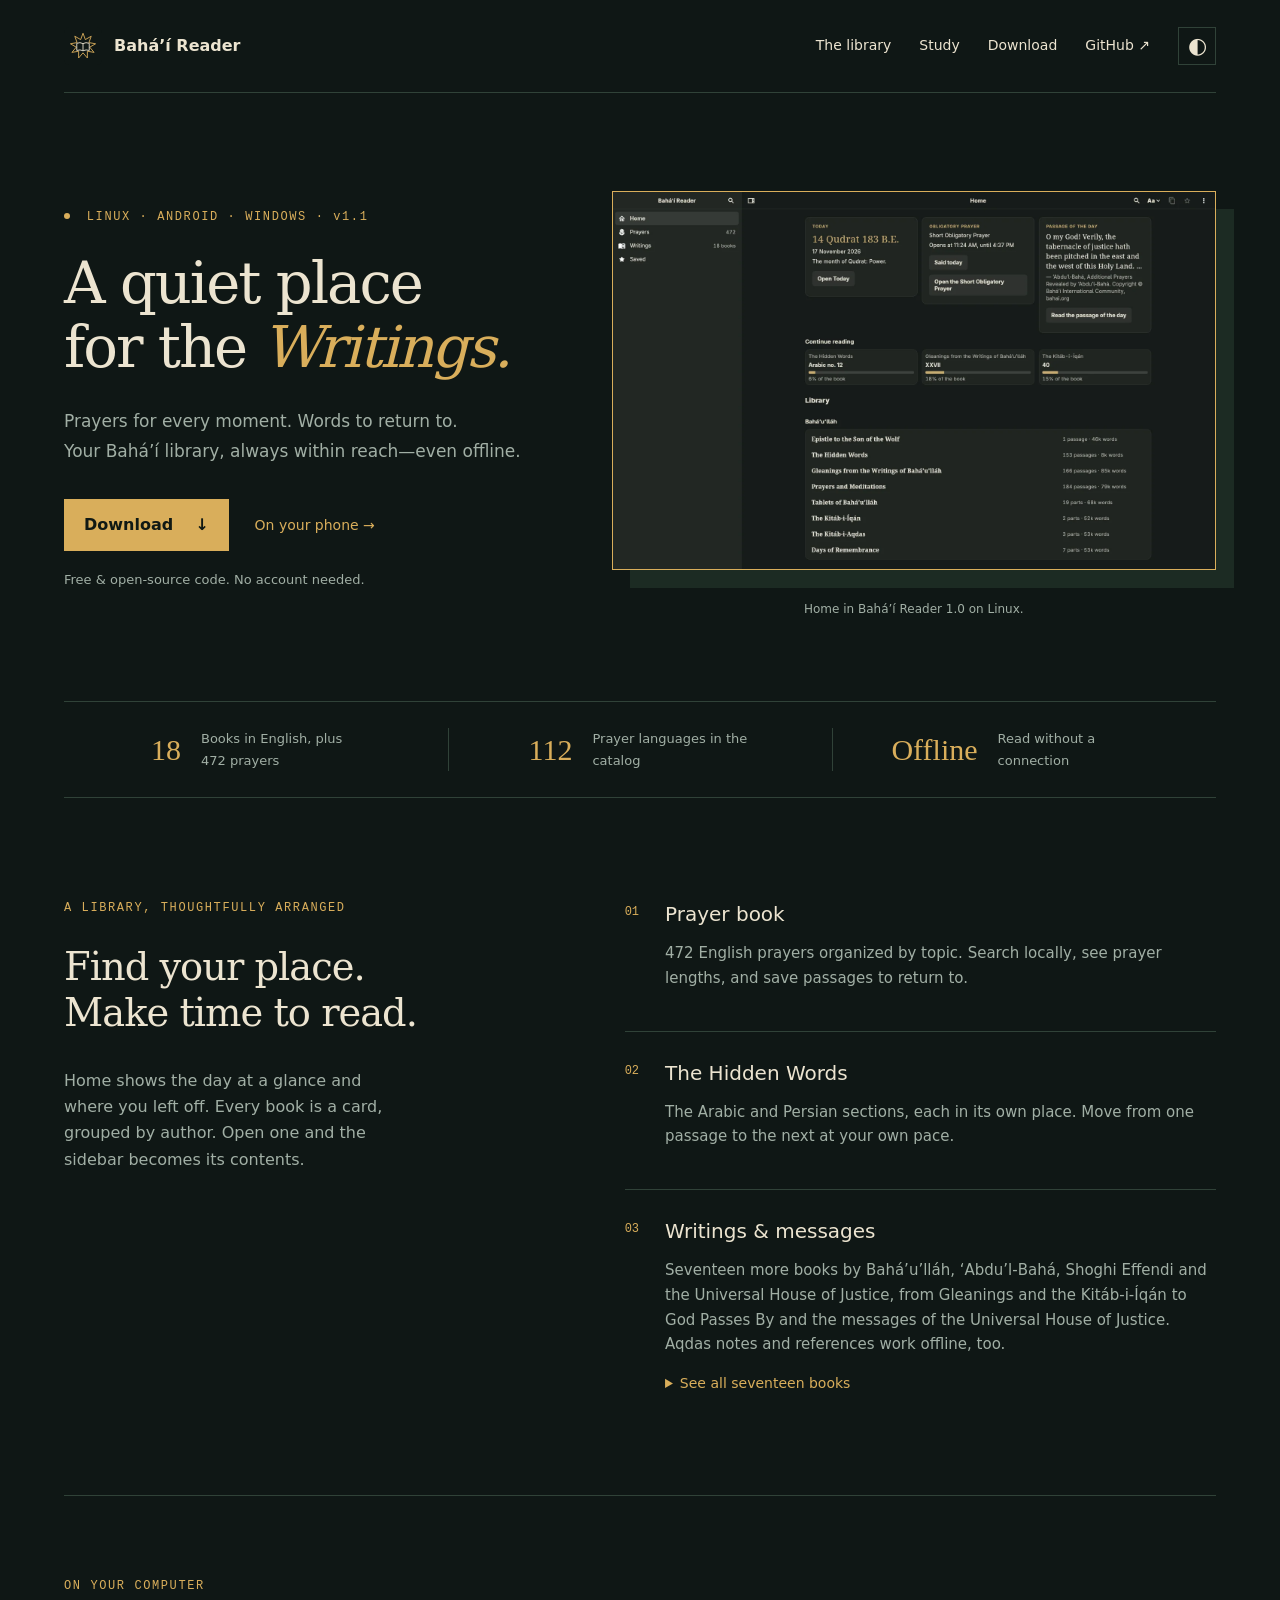
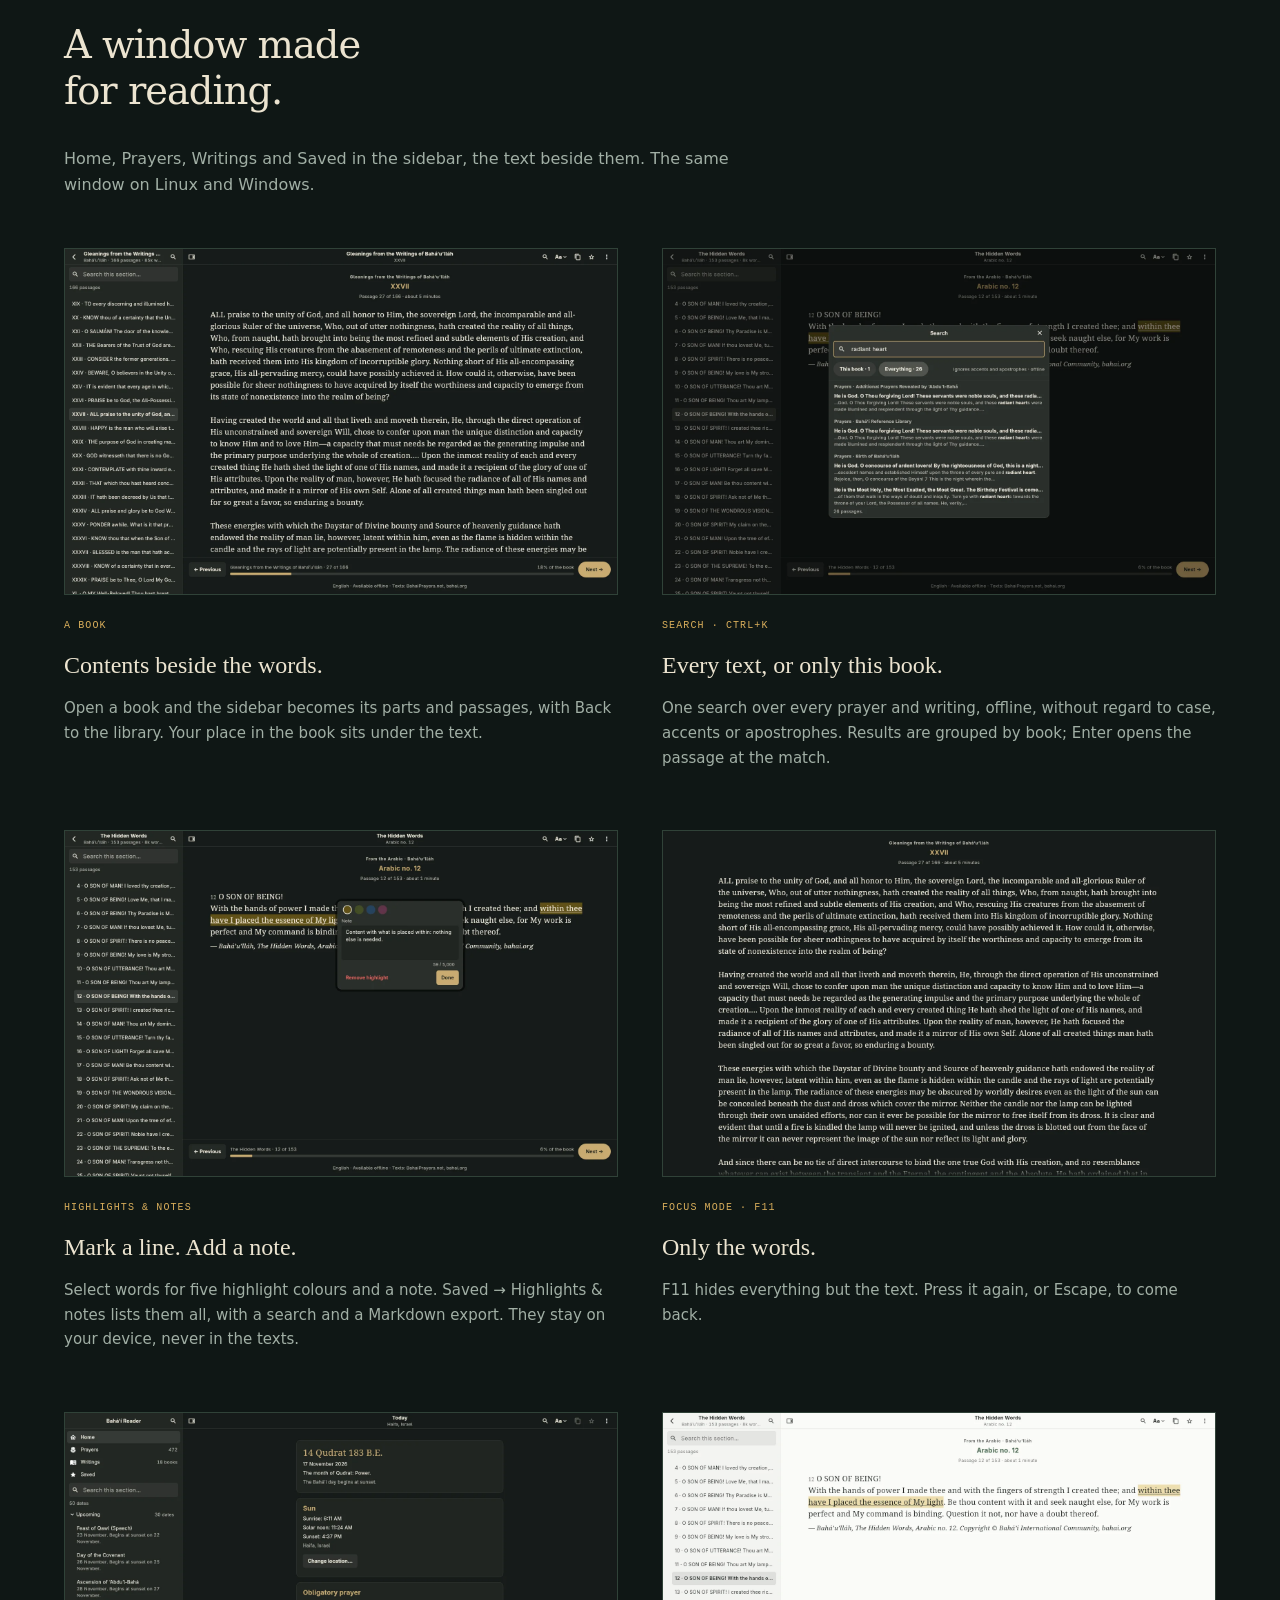
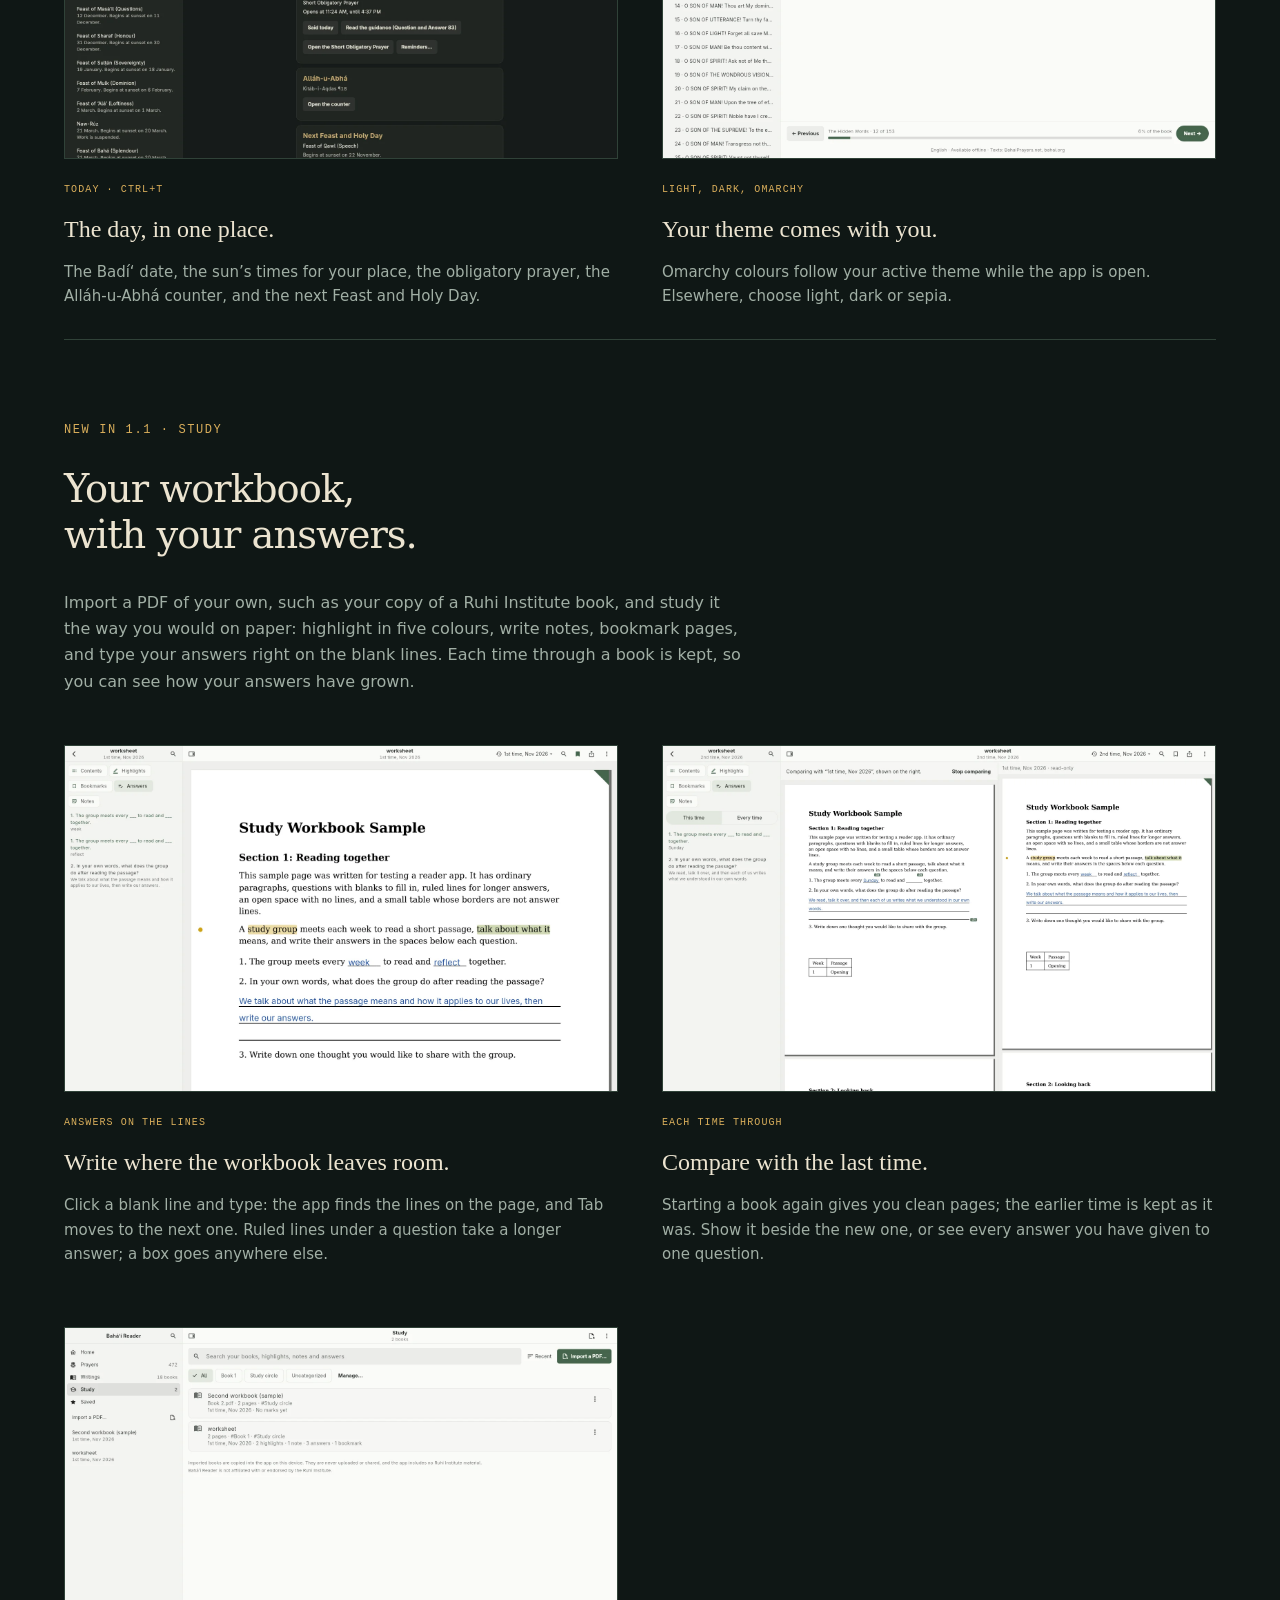
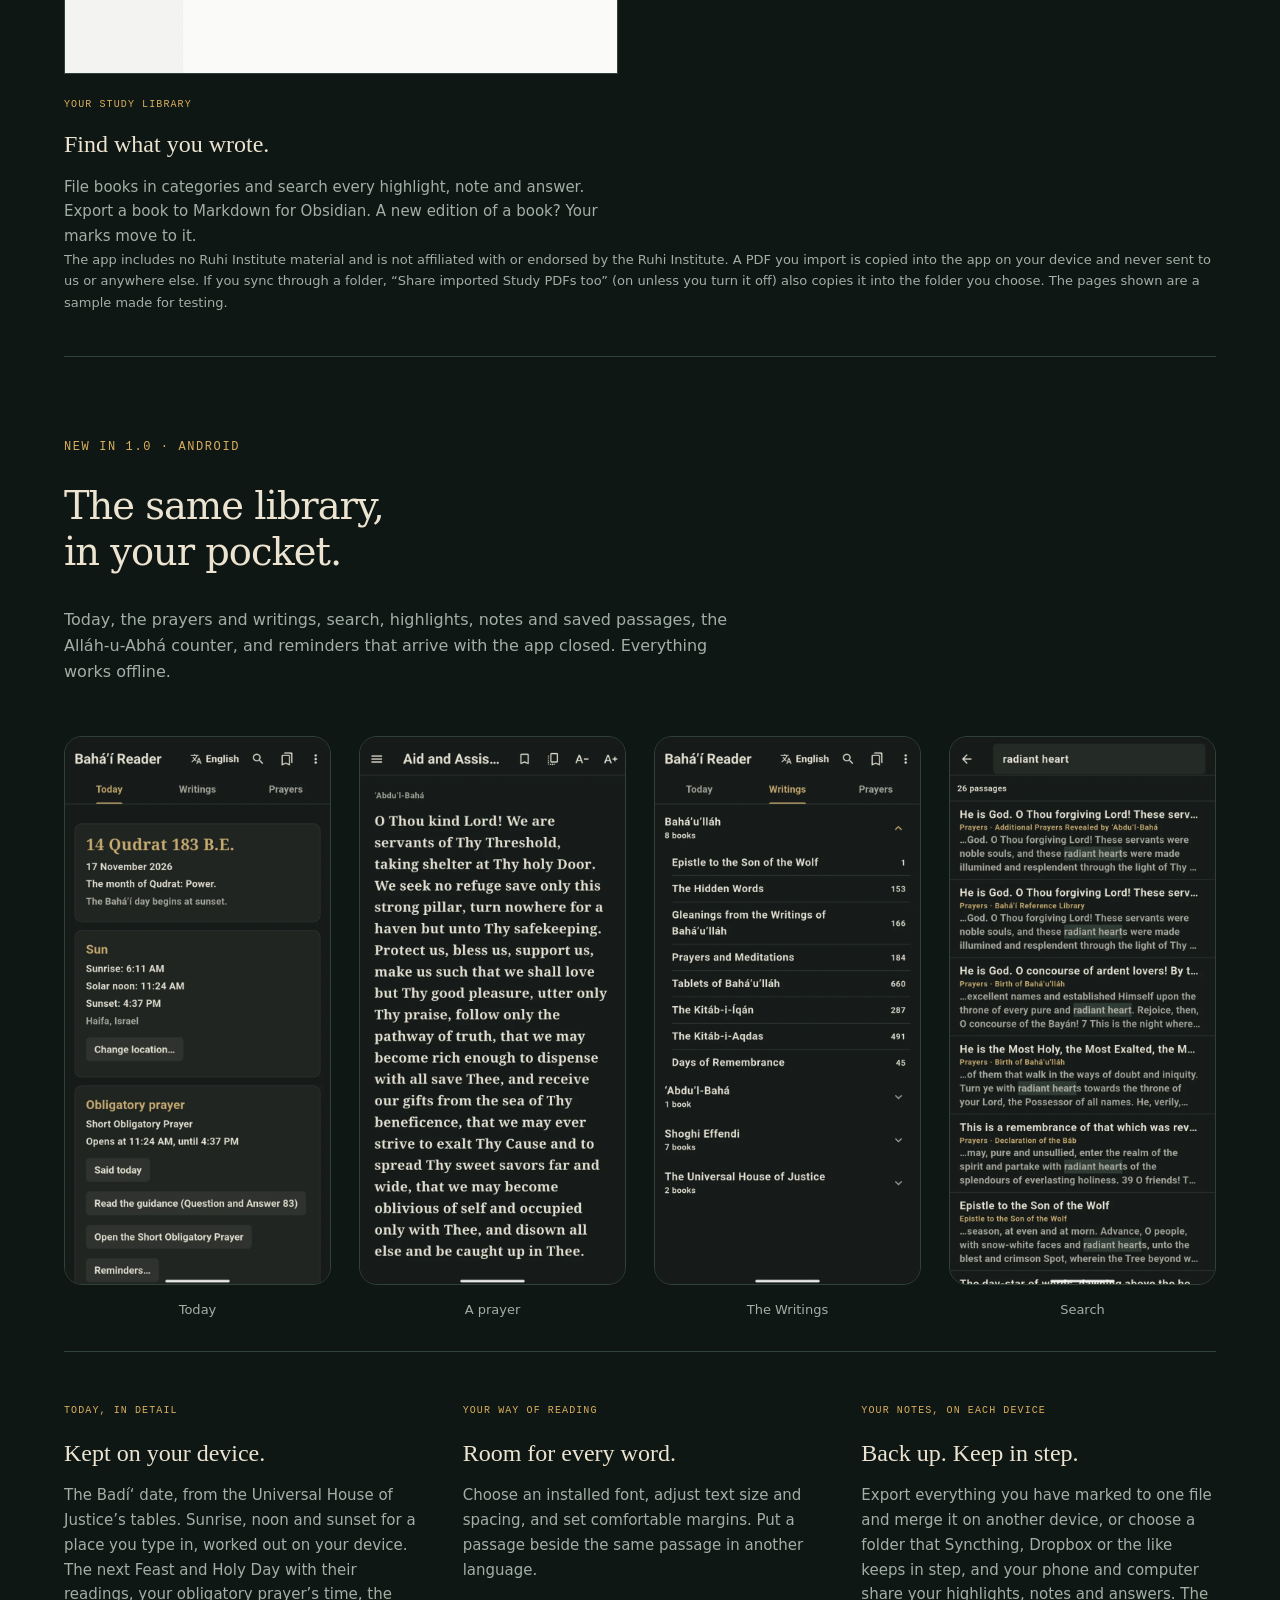
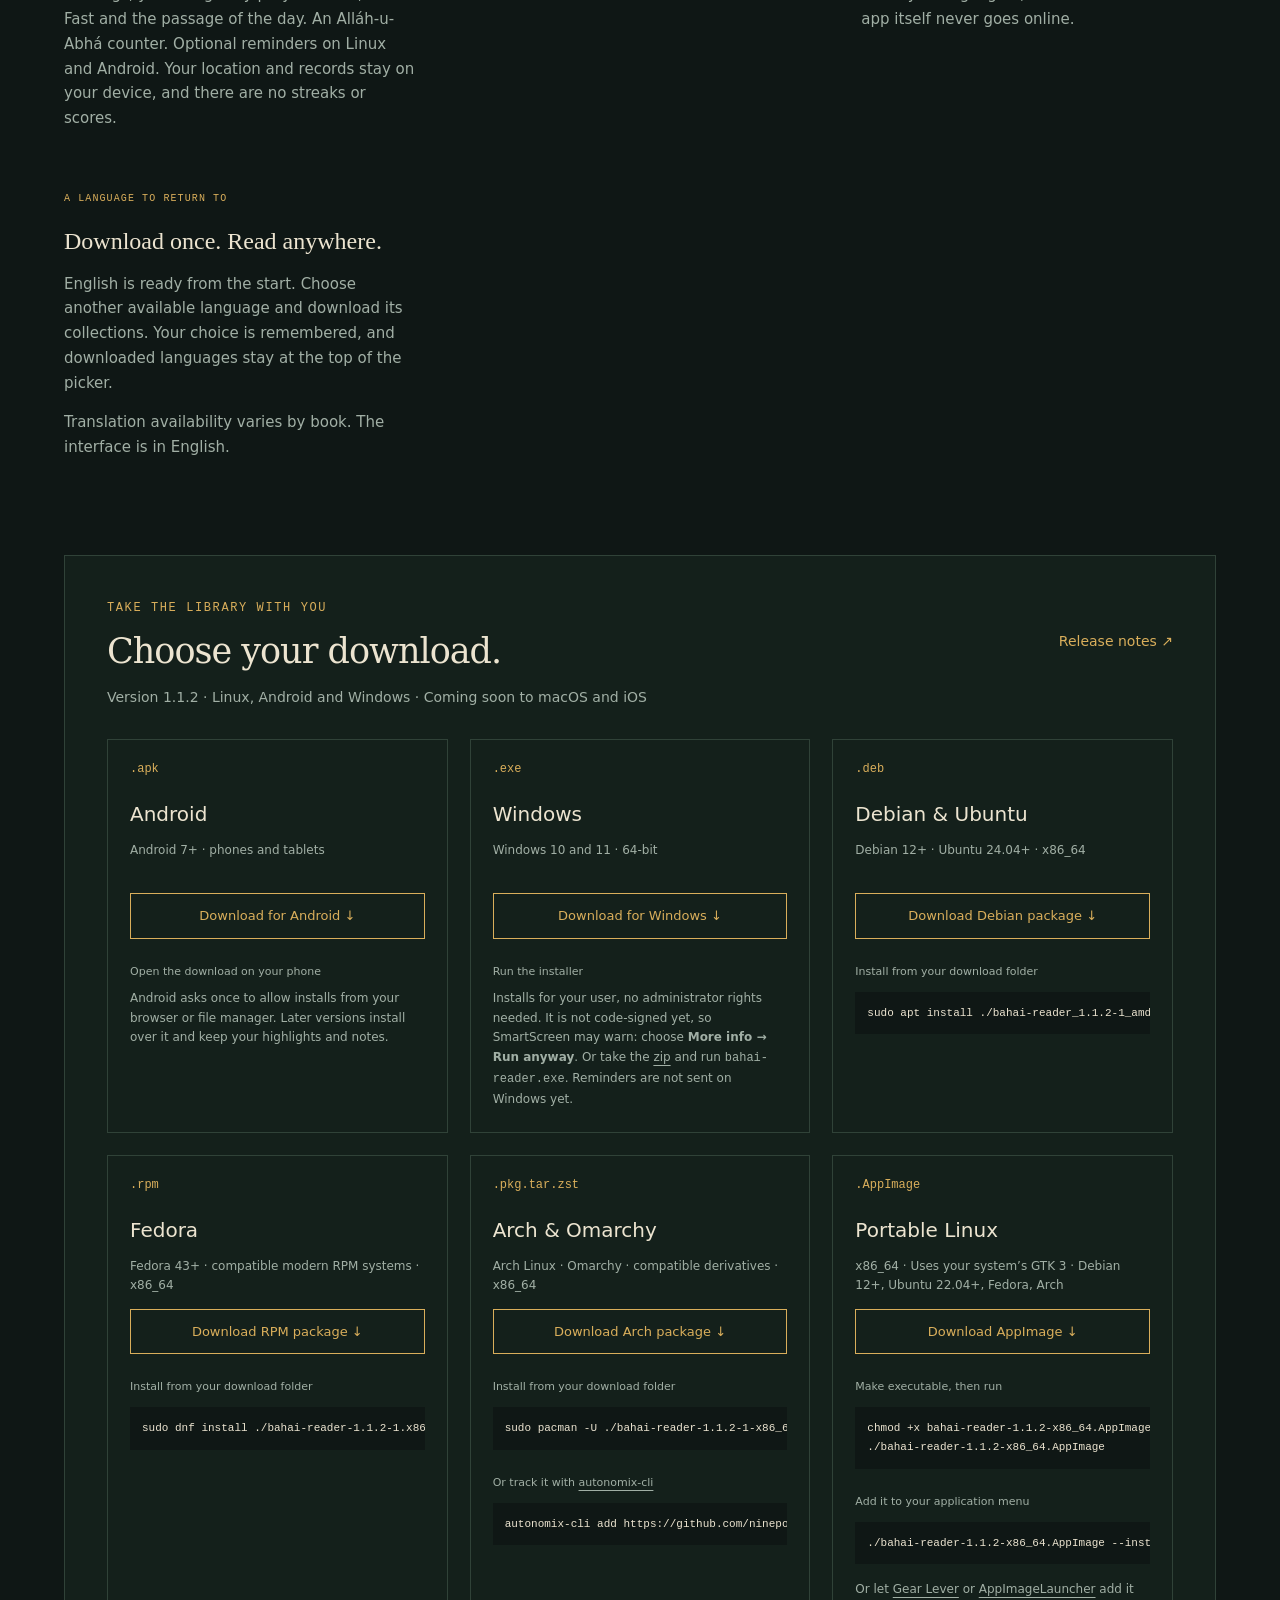
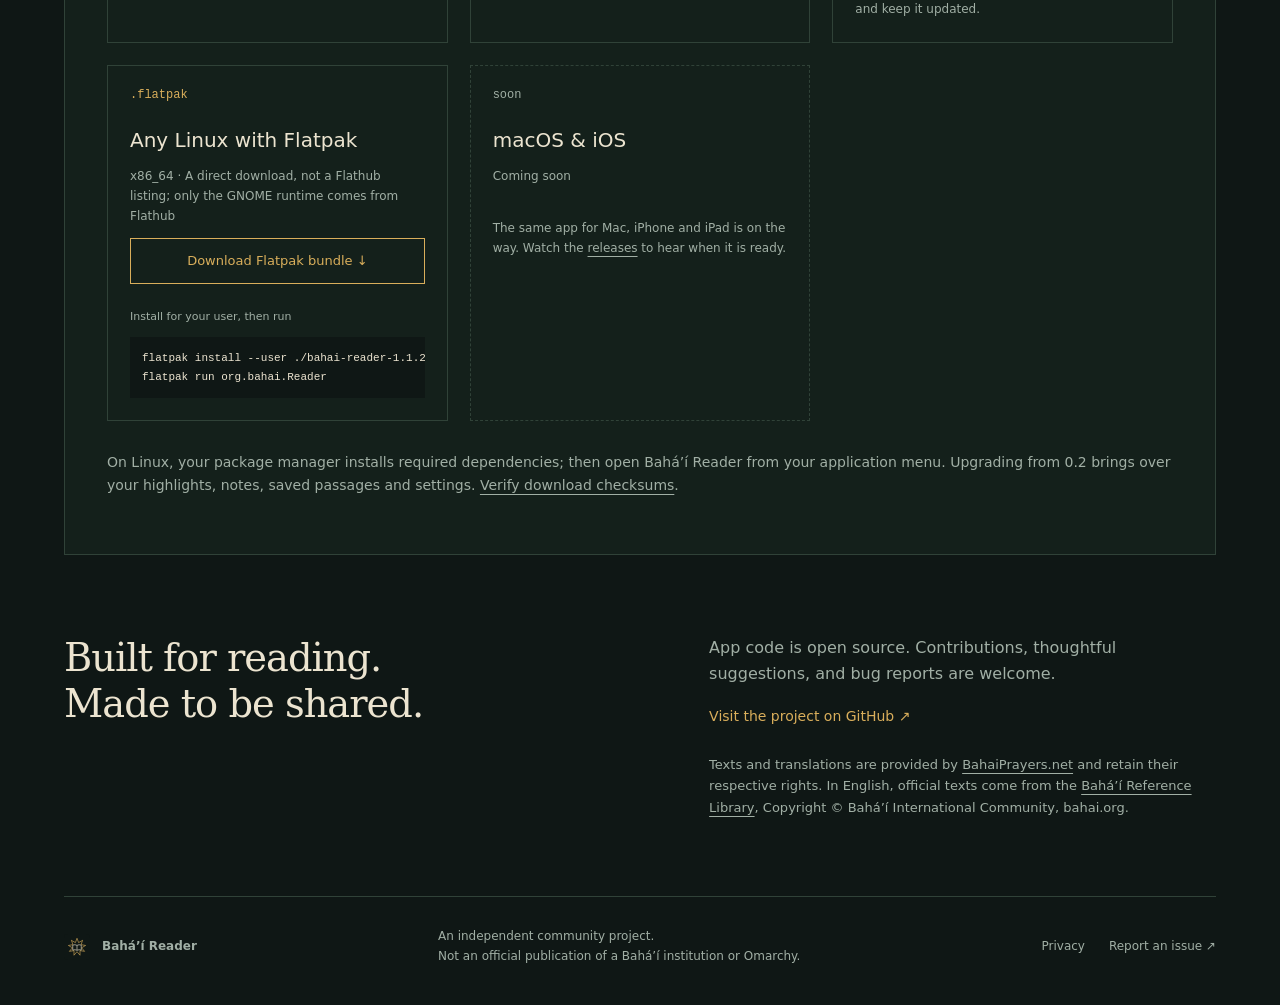
<file: docs/index.html>
<!doctype html>
<html lang="en">
<head>
<meta charset="utf-8"><meta name="viewport" content="width=device-width, initial-scale=1">
<title>Bahá’í Reader — A quiet place for the Writings</title>
<meta name="description" content="Bahá’í Reader is a free offline prayer book and Bahá’í writings app for Linux, Android and Windows. Read prayers, the Hidden Words, the Kitáb-i-Aqdas, Gleanings, the works of Shoghi Effendi, and more, on your computer or your phone.">
<meta name="keywords" content="Bahá’í prayers, Baha'i prayer book, Bahai writings, Hidden Words, Kitab-i-Aqdas, Linux prayer app, Android prayer app, Windows, Omarchy, offline reading">
<meta name="author" content="Tim Apple">
<meta name="robots" content="index, follow">
<link rel="canonical" href="https://bahaireader.org/">
<meta property="og:type" content="website">
<meta property="og:site_name" content="Bahá’í Reader">
<meta property="og:title" content="Bahá’í Reader — Bahá’í prayers and writings for Linux, Android and Windows">
<meta property="og:description" content="A free offline prayer book and Bahá’í writings reader for Linux, Android and Windows. 472 prayers and 18 books, search, highlights and notes, and a calm reading experience.">
<meta property="og:url" content="https://bahaireader.org/">
<meta property="og:image" content="https://bahaireader.org/social-card.png">
<meta property="og:image:width" content="1200"><meta property="og:image:height" content="630">
<meta property="og:image:alt" content="Bahá’í Reader 1.0 on Linux: Home, with today’s Badí‘ date, Continue reading and the library of books">
<meta name="twitter:card" content="summary_large_image">
<meta name="twitter:title" content="Bahá’í Reader — Bahá’í prayers and writings for Linux, Android and Windows">
<meta name="twitter:description" content="Read Bahá’í prayers, the Hidden Words, and writings offline on Linux, Android and Windows.">
<meta name="twitter:image" content="https://bahaireader.org/social-card.png">
<meta name="twitter:image:alt" content="Bahá’í Reader 1.0 on Linux: Home, with today’s Badí‘ date, Continue reading and the library of books">
<meta name="theme-color" content="#0f1715"><link rel="icon" href="icon.svg" type="image/svg+xml"><link rel="stylesheet" href="style.css">
<script type="application/ld+json">{"@context":"https://schema.org","@type":"SoftwareApplication","name":"Bahá’í Reader","applicationCategory":"EducationalApplication","operatingSystem":"Linux, Android, Windows","description":"An offline Bahá’í prayer book and writings reader for Linux, Android and Windows.","url":"https://bahaireader.org/","downloadUrl":"https://github.com/ninepointlabs/bahai-reader/releases","softwareVersion":"1.1.2","isAccessibleForFree":true,"license":"https://github.com/ninepointlabs/bahai-reader/blob/main/LICENSE","author":{"@type":"Person","name":"Tim Apple"},"offers":{"@type":"Offer","price":"0","priceCurrency":"USD"}}</script>
<script>window.goatcounter={path:function(p){return location.host+p}}</script>
<script data-goatcounter="https://goatcounter-production-af4b.up.railway.app/count" async src="https://goatcounter-production-af4b.up.railway.app/count.js"></script>
</head>
<body>
<a class="skip" href="#main">Skip to content</a>
<div class="page">
<header><a class="brand" href="./"><img src="icon.svg" alt="" width="38" height="38">Bahá’í Reader</a><nav aria-label="Main navigation"><a href="#library">The library</a><a href="#study">Study</a><a href="#download">Download</a><a href="https://github.com/ninepointlabs/bahai-reader">GitHub ↗</a><button id="palette" aria-label="Switch to light theme" title="Switch color theme">◐</button></nav></header>
<main id="main">
<section class="hero">
<div class="hero-copy"><p class="eyebrow"><span></span> LINUX · ANDROID · WINDOWS · v1.1</p><h1>A quiet place<br>for the <em>Writings.</em></h1><p class="lead">Prayers for every moment. Words to return to.<br>Your Bahá’í library, always within reach—even offline.</p><div class="actions"><a class="primary" href="#download">Download <span>↓</span></a><a class="text-link" href="#phone">On your phone →</a></div><p class="fine">Free & open-source code. No account needed.</p></div>
<figure class="shot hero-shot"><img src="screenshots/01-home-library.webp" width="1600" height="1000" fetchpriority="high" alt="Bahá’í Reader’s Home: today’s Badí‘ date, the obligatory prayer and the passage of the day, Continue reading with three books, and the library grouped by author."><figcaption>Home in Bahá’í Reader 1.0 on Linux.</figcaption></figure>
</section>
<div class="facts"><div><strong>18</strong><span>Books in English, plus 472 prayers</span></div><div><strong>112</strong><span>Prayer languages in the catalog</span></div><div><strong>Offline</strong><span>Read without a connection</span></div></div>
<section id="library" class="library"><div class="section-intro"><p class="eyebrow">A LIBRARY, THOUGHTFULLY ARRANGED</p><h2>Find your place.<br>Make time to read.</h2><p>Home shows the day at a glance and where you left off. Every book is a card, grouped by author. Open one and the sidebar becomes its contents.</p></div><div class="collections"><article><span class="index">01</span><div><h3>Prayer book</h3><p>472 English prayers organized by topic. Search locally, see prayer lengths, and save passages to return to.</p></div></article><article><span class="index">02</span><div><h3>The Hidden Words</h3><p>The Arabic and Persian sections, each in its own place. Move from one passage to the next at your own pace.</p></div></article><article><span class="index">03</span><div><h3>Writings & messages</h3><p>Seventeen more books by Bahá’u’lláh, ‘Abdu’l‑Bahá, Shoghi Effendi and the Universal House of Justice, from Gleanings and the Kitáb-i-Íqán to God Passes By and the messages of the Universal House of Justice. Aqdas notes and references work offline, too.</p><details><summary>See all seventeen books</summary><p class="by">Bahá’u’lláh</p><ul><li>Gleanings from the Writings of Bahá’u’lláh</li><li>Prayers and Meditations</li><li>Tablets of Bahá’u’lláh</li><li>The Kitáb-i-Íqán</li><li>Epistle to the Son of the Wolf</li><li>The Kitáb-i-Aqdas</li><li>Days of Remembrance</li></ul><p class="by">‘Abdu’l‑Bahá</p><ul><li>Some Answered Questions</li></ul><p class="by">Shoghi Effendi</p><ul><li>The Advent of Divine Justice</li><li>Bahá’í Administration</li><li>Citadel of Faith</li><li>This Decisive Hour</li><li>God Passes By</li><li>The Promised Day Is Come</li><li>The World Order of Bahá’u’lláh</li></ul><p class="by">The Universal House of Justice</p><ul><li>Riḍván Messages</li><li>Messages of the Universal House of Justice</li></ul></details></div></article></div></section>
<section id="reading" class="gallery"><div class="section-intro"><p class="eyebrow">ON YOUR COMPUTER</p><h2>A window made<br>for reading.</h2><p>Home, Prayers, Writings and Saved in the sidebar, the text beside them. The same window on Linux and Windows.</p></div><div class="shots"><figure class="shot"><img src="screenshots/02-reader-book-contents.webp" width="1600" height="1000" loading="lazy" alt="Gleanings from the Writings of Bahá’u’lláh open at XXVII, with the book’s contents in the sidebar and the progress bar under the text."><figcaption><p class="eyebrow">A BOOK</p><h3>Contents beside the words.</h3><p>Open a book and the sidebar becomes its parts and passages, with Back to the library. Your place in the book sits under the text.</p></figcaption></figure><figure class="shot"><img src="screenshots/06-search-ctrl-k.webp" width="1600" height="1000" loading="lazy" alt="The Ctrl+K search window over a passage, with 26 results for “radiant heart” across everything and the This book and Everything scopes."><figcaption><p class="eyebrow">SEARCH · CTRL+K</p><h3>Every text, or only this book.</h3><p>One search over every prayer and writing, offline, without regard to case, accents or apostrophes. Results are grouped by book; Enter opens the passage at the match.</p></figcaption></figure><figure class="shot"><img src="screenshots/03-reader-highlight-note.webp" width="1600" height="1000" loading="lazy" alt="A highlighted phrase in the Hidden Words, Arabic no. 12, with the highlight’s colours and its note open above it."><figcaption><p class="eyebrow">HIGHLIGHTS & NOTES</p><h3>Mark a line. Add a note.</h3><p>Select words for five highlight colours and a note. Saved → Highlights & notes lists them all, with a search and a Markdown export. They stay on your device, never in the texts.</p></figcaption></figure><figure class="shot"><img src="screenshots/07-focus-mode.webp" width="1600" height="1000" loading="lazy" alt="Focus mode: only Gleanings XXVII, its heading and the text fill the window."><figcaption><p class="eyebrow">FOCUS MODE · F11</p><h3>Only the words.</h3><p>F11 hides everything but the text. Press it again, or Escape, to come back.</p></figcaption></figure><figure class="shot"><img src="screenshots/04-today.webp" width="1600" height="1000" loading="lazy" alt="The Today page: the Badí‘ date 14 Qudrat 183 B.E., sunrise, noon and sunset in Haifa, the Short Obligatory Prayer’s time, the Alláh-u-Abhá counter, and the Holy Days and Feasts ahead in the sidebar."><figcaption><p class="eyebrow">TODAY · CTRL+T</p><h3>The day, in one place.</h3><p>The Badí‘ date, the sun’s times for your place, the obligatory prayer, the Alláh-u-Abhá counter, and the next Feast and Holy Day.</p></figcaption></figure><figure class="shot"><img src="screenshots/10b-light-reader-highlight.webp" width="1600" height="1000" loading="lazy" alt="The Hidden Words in the light palette, with a highlight in the text."><figcaption><p class="eyebrow">LIGHT, DARK, OMARCHY</p><h3>Your theme comes with you.</h3><p>Omarchy colours follow your active theme while the app is open. Elsewhere, choose light, dark or sepia.</p></figcaption></figure></div></section>
<section id="study" class="gallery"><div class="section-intro"><p class="eyebrow">NEW IN 1.1 · STUDY</p><h2>Your workbook,<br>with your answers.</h2><p>Import a PDF of your own, such as your copy of a Ruhi Institute book, and study it the way you would on paper: highlight in five colours, write notes, bookmark pages, and type your answers right on the blank lines. Each time through a book is kept, so you can see how your answers have grown.</p></div><div class="shots"><figure class="shot"><img src="screenshots/study-02-reader.webp" width="1600" height="1000" loading="lazy" alt="A sample workbook page in Study, with two highlights, a note marker, a bookmarked corner and answers typed in blue on the blank lines; the Answers panel lists each question with its answer."><figcaption><p class="eyebrow">ANSWERS ON THE LINES</p><h3>Write where the workbook leaves room.</h3><p>Click a blank line and type: the app finds the lines on the page, and Tab moves to the next one. Ruled lines under a question take a longer answer; a box goes anywhere else.</p></figcaption></figure><figure class="shot"><img src="screenshots/study-03-compare.webp" width="1600" height="1000" loading="lazy" alt="The second time through a sample workbook beside the first, read-only, with each time’s answers on its own page."><figcaption><p class="eyebrow">EACH TIME THROUGH</p><h3>Compare with the last time.</h3><p>Starting a book again gives you clean pages; the earlier time is kept as it was. Show it beside the new one, or see every answer you have given to one question.</p></figcaption></figure><figure class="shot"><img src="screenshots/study-01-library.webp" width="1600" height="1000" loading="lazy" alt="The Study library: two sample workbooks with their categories and how many highlights, notes, answers and bookmarks each has."><figcaption><p class="eyebrow">YOUR STUDY LIBRARY</p><h3>Find what you wrote.</h3><p>File books in categories and search every highlight, note and answer. Export a book to Markdown for Obsidian. A new edition of a book? Your marks move to it.</p></figcaption></figure></div><p class="fine">The app includes no Ruhi Institute material and is not affiliated with or endorsed by the Ruhi Institute. A PDF you import is copied into the app on your device and never sent to us or anywhere else. If you sync through a folder, “Share imported Study PDFs too” (on unless you turn it off) also copies it into the folder you choose. The pages shown are a sample made for testing.</p></section>
<section id="phone" class="gallery phone"><div class="section-intro"><p class="eyebrow">NEW IN 1.0 · ANDROID</p><h2>The same library,<br>in your pocket.</h2><p>Today, the prayers and writings, search, highlights, notes and saved passages, the Alláh-u-Abhá counter, and reminders that arrive with the app closed. Everything works offline.</p></div><div class="phone-shots">
<figure class="shot"><img src="screenshots/phone-today.webp" width="720" height="1488" loading="lazy" alt="Today on an Android phone: the Badí‘ date 14 Qudrat 183 B.E., sunrise, noon and sunset in Haifa, and the Short Obligatory Prayer’s time."><figcaption>Today</figcaption></figure>
<figure class="shot"><img src="screenshots/phone-prayer.webp" width="720" height="1488" loading="lazy" alt="A prayer by ‘Abdu’l‑Bahá, “O Thou kind Lord! We are servants of Thy Threshold”, open on the phone."><figcaption>A prayer</figcaption></figure>
<figure class="shot"><img src="screenshots/phone-writings.webp" width="720" height="1488" loading="lazy" alt="Writings on the phone, grouped by author, with Bahá’u’lláh’s eight books listed."><figcaption>The Writings</figcaption></figure>
<figure class="shot"><img src="screenshots/phone-search.webp" width="720" height="1488" loading="lazy" alt="Search on the phone: 26 passages for “radiant heart”, with the words marked in each."><figcaption>Search</figcaption></figure>
</div></section>
<section class="features"><article><p class="eyebrow">TODAY, IN DETAIL</p><h3>Kept on your device.</h3><p>The Badí‘ date, from the Universal House of Justice’s tables. Sunrise, noon and sunset for a place you type in, worked out on your device. The next Feast and Holy Day with their readings, your obligatory prayer’s time, the Fast and the passage of the day. An Alláh-u-Abhá counter. Optional reminders on Linux and Android. Your location and records stay on your device, and there are no streaks or scores.</p></article><article><p class="eyebrow">YOUR WAY OF READING</p><h3>Room for every word.</h3><p>Choose an installed font, adjust text size and spacing, and set comfortable margins. Put a passage beside the same passage in another language.</p></article><article><p class="eyebrow">YOUR NOTES, ON EACH DEVICE</p><h3>Back up. Keep in step.</h3><p>Export everything you have marked to one file and merge it on another device, or choose a folder that Syncthing, Dropbox or the like keeps in step, and your phone and computer share your highlights, notes and answers. The app itself never goes online.</p></article><article><p class="eyebrow">A LANGUAGE TO RETURN TO</p><h3>Download once. Read anywhere.</h3><p>English is ready from the start. Choose another available language and download its collections. Your choice is remembered, and downloaded languages stay at the top of the picker.</p><p class="fine">Translation availability varies by book. The interface is in English.</p></article></section>
<section id="download" class="download"><div class="download-heading"><div><p class="eyebrow">TAKE THE LIBRARY WITH YOU</p><h2>Choose your download.</h2></div><a class="text-link" href="https://github.com/ninepointlabs/bahai-reader/releases/tag/v1.1.2">Release notes ↗</a></div><p>Version 1.1.2 · Linux, Android and Windows · Coming soon to macOS and iOS</p><div class="packages">
<article><span class="format">.apk</span><h3>Android</h3><p>Android 7+ · phones and tablets</p><a class="package-button" href="https://github.com/ninepointlabs/bahai-reader/releases/download/v1.1.2/bahai-reader-1.1.2.apk">Download for Android ↓</a><label>Open the download on your phone</label><p style="min-height:0;margin:8px 0 0">Android asks once to allow installs from your browser or file manager. Later versions install over it and keep your highlights and notes.</p></article>
<article><span class="format">.exe</span><h3>Windows</h3><p>Windows 10 and 11 · 64-bit</p><a class="package-button" href="https://github.com/ninepointlabs/bahai-reader/releases/download/v1.1.2/bahai-reader-1.1.2-windows-x64-setup.exe">Download for Windows ↓</a><label>Run the installer</label><p style="min-height:0;margin:8px 0 0">Installs for your user, no administrator rights needed. It is not code-signed yet, so SmartScreen may warn: choose <strong>More info → Run anyway</strong>. Or take the <a href="https://github.com/ninepointlabs/bahai-reader/releases/download/v1.1.2/bahai-reader-1.1.2-windows-x64.zip">zip</a> and run <code>bahai-reader.exe</code>. Reminders are not sent on Windows yet.</p></article>
<article><span class="format">.deb</span><h3>Debian & Ubuntu</h3><p>Debian 12+ · Ubuntu 24.04+ · x86_64</p><a class="package-button" href="https://github.com/ninepointlabs/bahai-reader/releases/download/v1.1.2/bahai-reader_1.1.2-1_amd64.deb">Download Debian package ↓</a><label>Install from your download folder</label><pre><code>sudo apt install ./bahai-reader_1.1.2-1_amd64.deb</code></pre></article>
<article><span class="format">.rpm</span><h3>Fedora</h3><p>Fedora 43+ · compatible modern RPM systems · x86_64</p><a class="package-button" href="https://github.com/ninepointlabs/bahai-reader/releases/download/v1.1.2/bahai-reader-1.1.2-1.x86_64.rpm">Download RPM package ↓</a><label>Install from your download folder</label><pre><code>sudo dnf install ./bahai-reader-1.1.2-1.x86_64.rpm</code></pre></article>
<article><span class="format">.pkg.tar.zst</span><h3>Arch & Omarchy</h3><p>Arch Linux · Omarchy · compatible derivatives · x86_64</p><a class="package-button" href="https://github.com/ninepointlabs/bahai-reader/releases/download/v1.1.2/bahai-reader-1.1.2-1-x86_64.pkg.tar.zst">Download Arch package ↓</a><label>Install from your download folder</label><pre><code>sudo pacman -U ./bahai-reader-1.1.2-1-x86_64.pkg.tar.zst</code></pre><label>Or track it with <a href="https://github.com/ninepointlabs/autonomix-cli">autonomix-cli</a></label><pre><code>autonomix-cli add https://github.com/ninepointlabs/bahai-reader</code></pre></article>
<article><span class="format">.AppImage</span><h3>Portable Linux</h3><p>x86_64 · Uses your system’s GTK 3 · Debian 12+, Ubuntu 22.04+, Fedora, Arch</p><a class="package-button" href="https://github.com/ninepointlabs/bahai-reader/releases/download/v1.1.2/bahai-reader-1.1.2-x86_64.AppImage">Download AppImage ↓</a><label>Make executable, then run</label><pre><code>chmod +x bahai-reader-1.1.2-x86_64.AppImage
./bahai-reader-1.1.2-x86_64.AppImage</code></pre><label>Add it to your application menu</label><pre><code>./bahai-reader-1.1.2-x86_64.AppImage --install-desktop-entry</code></pre><p style="min-height:0;margin:16px 0 0">Or let <a href="https://flathub.org/apps/it.mijorus.gearlever">Gear Lever</a> or <a href="https://github.com/TheAssassin/AppImageLauncher">AppImageLauncher</a> add it and keep it updated.</p></article>
<article><span class="format">.flatpak</span><h3>Any Linux with Flatpak</h3><p>x86_64 · A direct download, not a Flathub listing; only the GNOME runtime comes from Flathub</p><a class="package-button" href="https://github.com/ninepointlabs/bahai-reader/releases/download/v1.1.2/bahai-reader-1.1.2-x86_64.flatpak">Download Flatpak bundle ↓</a><label>Install for your user, then run</label><pre><code>flatpak install --user ./bahai-reader-1.1.2-x86_64.flatpak
flatpak run org.bahai.Reader</code></pre></article>
<article class="soon"><span class="format">soon</span><h3>macOS & iOS</h3><p>Coming soon</p><p style="min-height:0">The same app for Mac, iPhone and iPad is on the way. Watch the <a href="https://github.com/ninepointlabs/bahai-reader/releases">releases</a> to hear when it is ready.</p></article>
</div><p class="fine">On Linux, your package manager installs required dependencies; then open Bahá’í Reader from your application menu. Upgrading from 0.2 brings over your highlights, notes, saved passages and settings. <a href="https://github.com/ninepointlabs/bahai-reader/releases/download/v1.1.2/SHA256SUMS">Verify download checksums</a>.</p></section>
<section class="source"><h2>Built for reading.<br>Made to be shared.</h2><div><p>App code is open source. Contributions, thoughtful suggestions, and bug reports are welcome.</p><a class="text-link" href="https://github.com/ninepointlabs/bahai-reader">Visit the project on GitHub ↗</a><p class="fine">Texts and translations are provided by <a href="https://bahaiprayers.net/">BahaiPrayers.net</a> and retain their respective rights. In English, official texts come from the <a href="https://www.bahai.org/library/">Bahá’í Reference Library</a>, Copyright © Bahá’í International Community, bahai.org.</p></div></section>
</main><footer><a class="brand" href="./"><img src="icon.svg" alt="" width="26" height="26">Bahá’í Reader</a><p>An independent community project.<br>Not an official publication of a Bahá’í institution or Omarchy.</p><p class="footer-links"><a href="privacy">Privacy</a><a href="https://github.com/ninepointlabs/bahai-reader/issues">Report an issue ↗</a></p></footer>
</div><script src="site.js"></script>
</body></html>
</file>
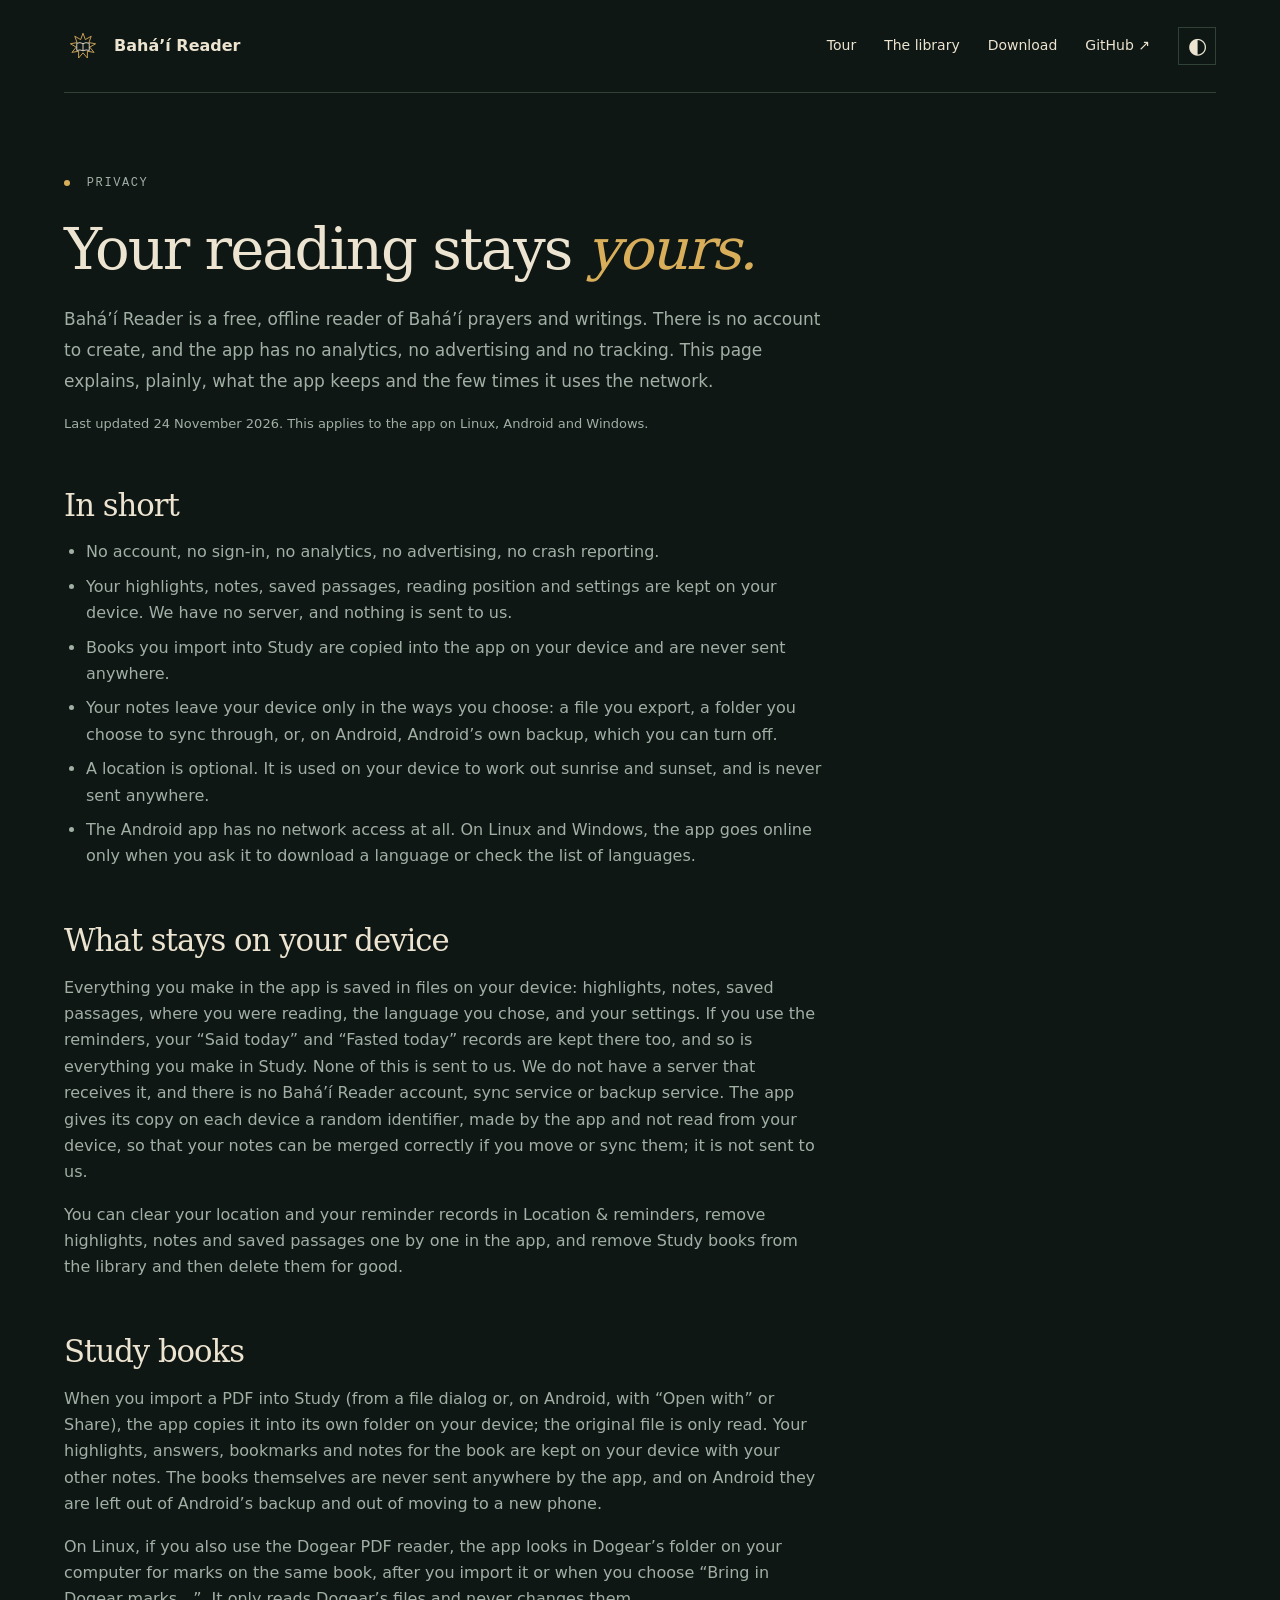
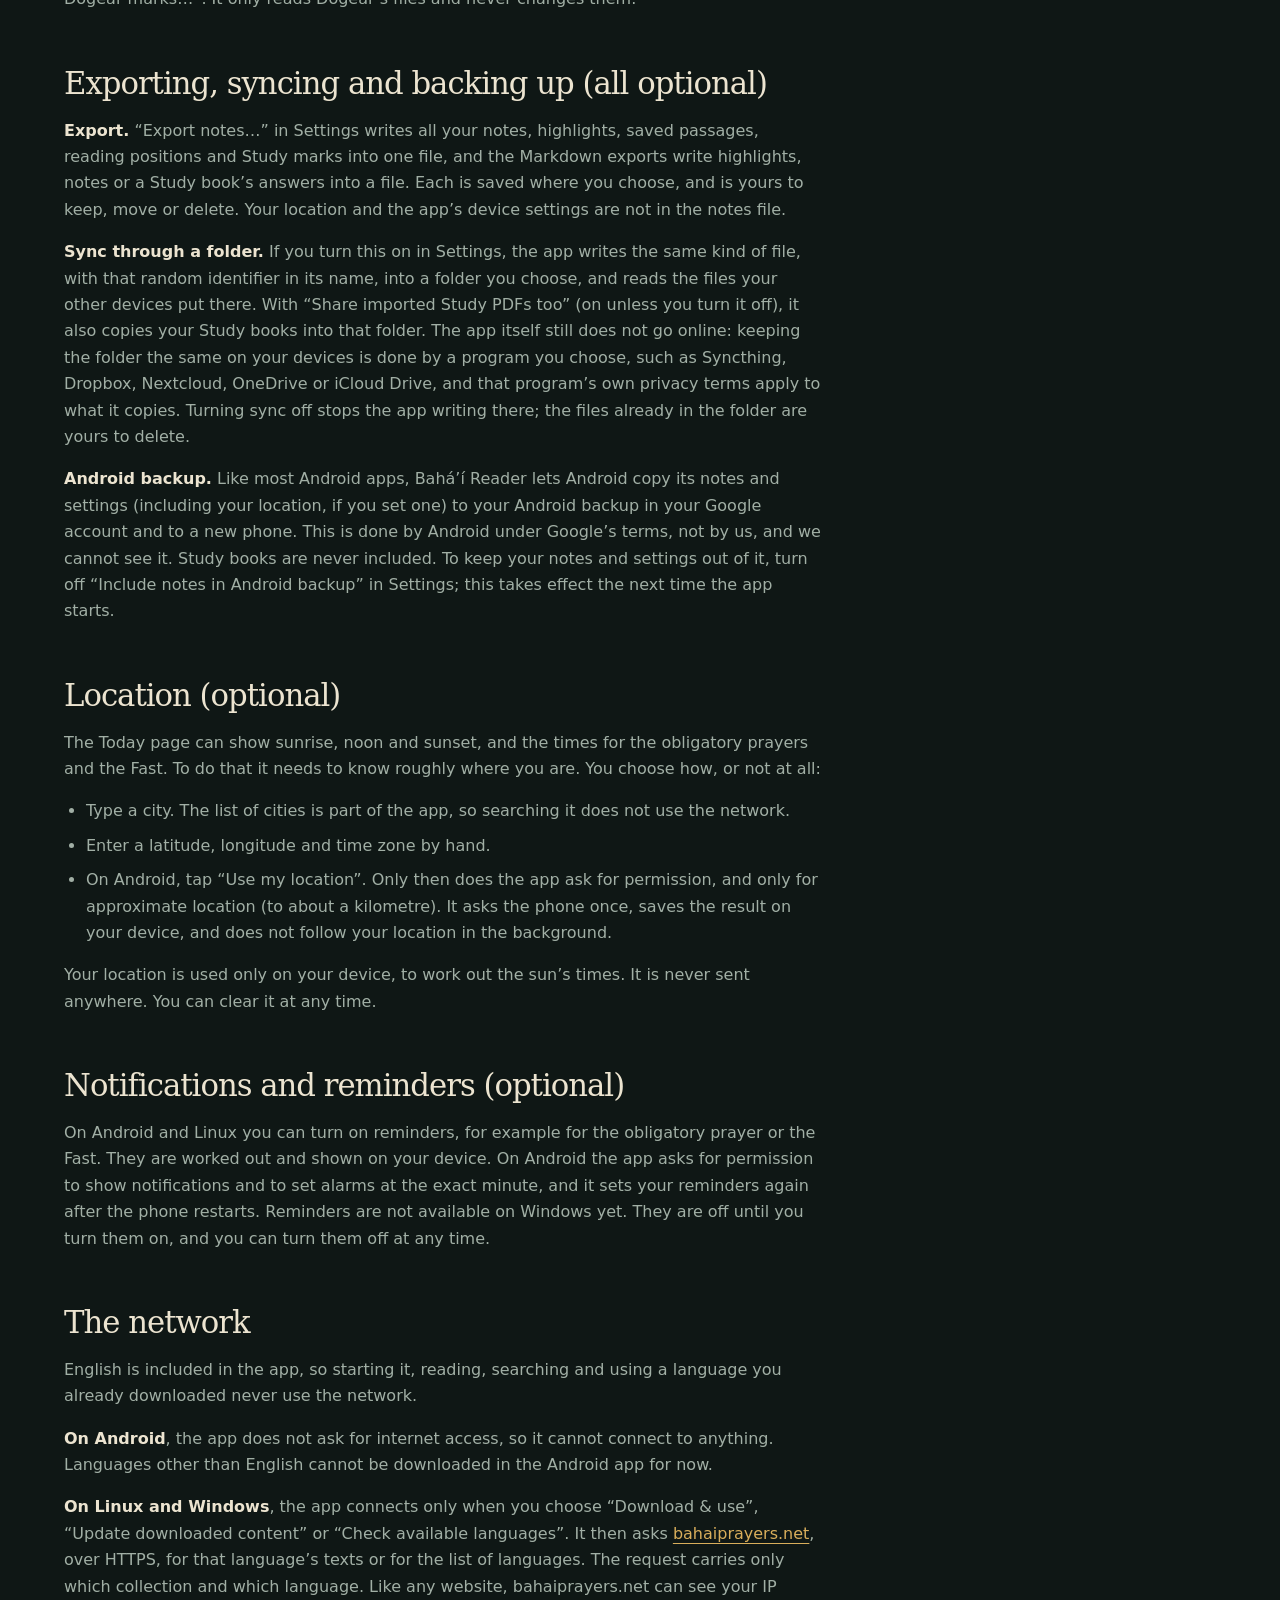
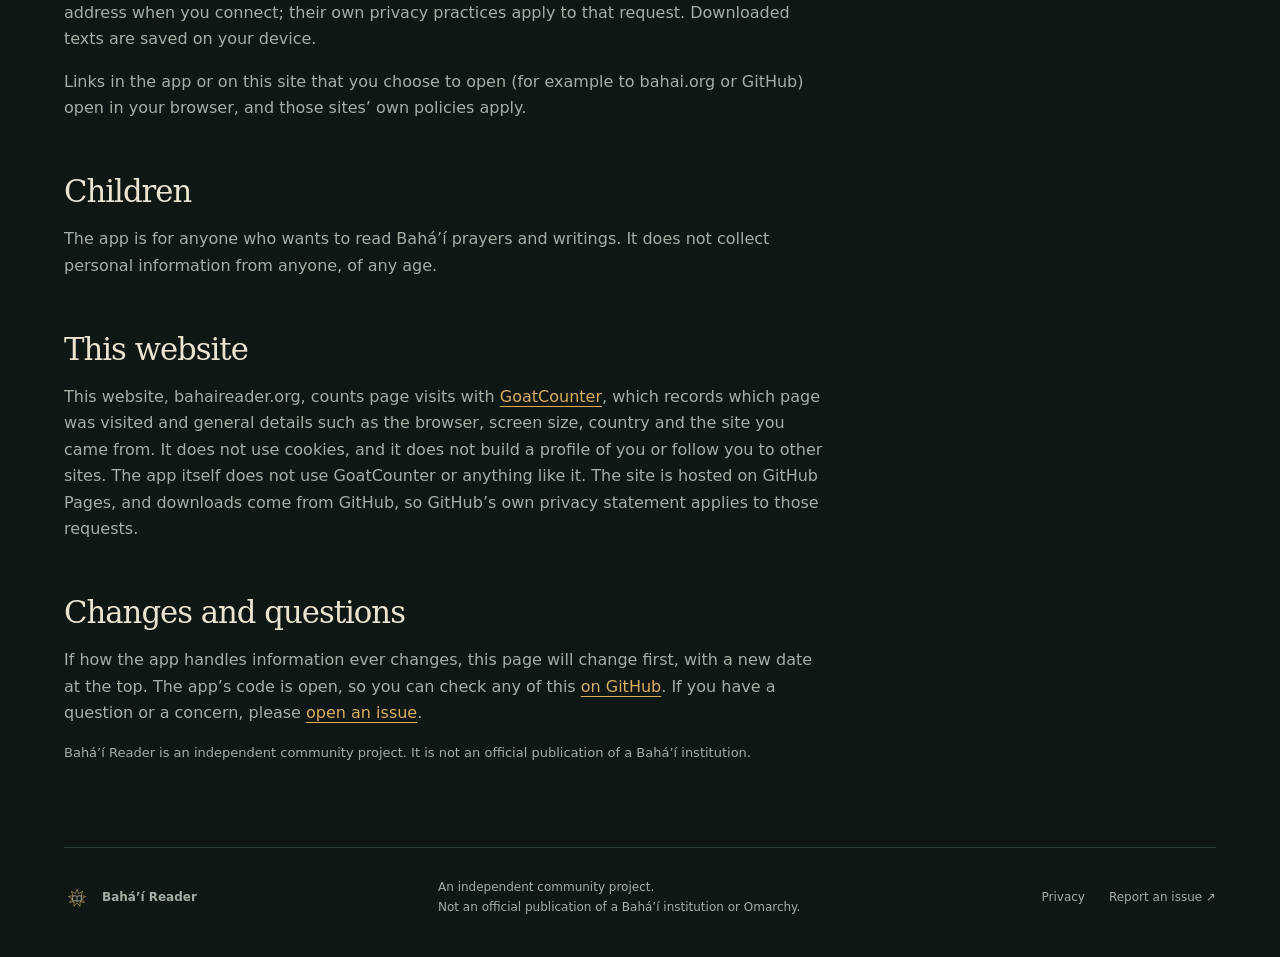
<file: docs/privacy.html>
<!doctype html>
<html lang="en">
<head>
<meta charset="utf-8"><meta name="viewport" content="width=device-width, initial-scale=1">
<title>Privacy — Bahá’í Reader</title>
<meta name="description" content="How Bahá’í Reader handles your information: no account, no analytics, no ads. Your location, highlights, notes and settings stay on your device.">
<meta name="robots" content="index, follow">
<link rel="canonical" href="https://bahaireader.org/privacy">
<meta property="og:type" content="website">
<meta property="og:site_name" content="Bahá’í Reader">
<meta property="og:title" content="Privacy — Bahá’í Reader">
<meta property="og:description" content="No account, no analytics, no ads. Your location, highlights, notes and settings stay on your device.">
<meta property="og:url" content="https://bahaireader.org/privacy">
<meta property="og:image" content="https://bahaireader.org/social-card.png">
<meta name="theme-color" content="#0f1715"><link rel="icon" href="icon.svg" type="image/svg+xml"><link rel="stylesheet" href="style.css">
<script>window.goatcounter={path:function(p){return location.host+p}}</script>
<script data-goatcounter="https://goatcounter-production-af4b.up.railway.app/count" async src="https://goatcounter-production-af4b.up.railway.app/count.js"></script>
</head>
<body>
<a class="skip" href="#main">Skip to content</a>
<div class="page">
<header><a class="brand" href="./"><img src="icon.svg" alt="" width="38" height="38">Bahá’í Reader</a><nav aria-label="Main navigation"><a href="./#tour">Tour</a><a href="./#library">The library</a><a href="./#download">Download</a><a href="https://github.com/ninepointlabs/bahai-reader">GitHub ↗</a><button id="palette" aria-label="Switch to light theme" title="Switch color theme">◐</button></nav></header>
<main id="main" class="policy">
<p class="eyebrow"><span></span> PRIVACY</p>
<h1>Your reading stays <em>yours.</em></h1>
<p class="lead">Bahá’í Reader is a free, offline reader of Bahá’í prayers and writings. There is no account to create, and the app has no analytics, no advertising and no tracking. This page explains, plainly, what the app keeps and the few times it uses the network.</p>
<p class="fine">Last updated 24 November 2026. This applies to the app on Linux, Android and Windows.</p>

<h2>In short</h2>
<ul>
<li>No account, no sign-in, no analytics, no advertising, no crash reporting.</li>
<li>Your highlights, notes, saved passages, reading position and settings are kept on your device. We have no server, and nothing is sent to us.</li>
<li>Books you import into Study are copied into the app on your device and are never sent anywhere.</li>
<li>Your notes leave your device only in the ways you choose: a file you export, a folder you choose to sync through, or, on Android, Android’s own backup, which you can turn off.</li>
<li>A location is optional. It is used on your device to work out sunrise and sunset, and is never sent anywhere.</li>
<li>The Android app has no network access at all. On Linux and Windows, the app goes online only when you ask it to download a language or check the list of languages.</li>
</ul>

<h2>What stays on your device</h2>
<p>Everything you make in the app is saved in files on your device: highlights, notes, saved passages, where you were reading, the language you chose, and your settings. If you use the reminders, your “Said today” and “Fasted today” records are kept there too, and so is everything you make in Study. None of this is sent to us. We do not have a server that receives it, and there is no Bahá’í Reader account, sync service or backup service. The app gives its copy on each device a random identifier, made by the app and not read from your device, so that your notes can be merged correctly if you move or sync them; it is not sent to us.</p>
<p>You can clear your location and your reminder records in Location &amp; reminders, remove highlights, notes and saved passages one by one in the app, and remove Study books from the library and then delete them for good.</p>

<h2>Study books</h2>
<p>When you import a PDF into Study (from a file dialog or, on Android, with “Open with” or Share), the app copies it into its own folder on your device; the original file is only read. Your highlights, answers, bookmarks and notes for the book are kept on your device with your other notes. The books themselves are never sent anywhere by the app, and on Android they are left out of Android’s backup and out of moving to a new phone.</p>
<p>On Linux, if you also use the Dogear PDF reader, the app looks in Dogear’s folder on your computer for marks on the same book, after you import it or when you choose “Bring in Dogear marks…”. It only reads Dogear’s files and never changes them.</p>

<h2>Exporting, syncing and backing up (all optional)</h2>
<p><strong>Export.</strong> “Export notes…” in Settings writes all your notes, highlights, saved passages, reading positions and Study marks into one file, and the Markdown exports write highlights, notes or a Study book’s answers into a file. Each is saved where you choose, and is yours to keep, move or delete. Your location and the app’s device settings are not in the notes file.</p>
<p><strong>Sync through a folder.</strong> If you turn this on in Settings, the app writes the same kind of file, with that random identifier in its name, into a folder you choose, and reads the files your other devices put there. With “Share imported Study PDFs too” (on unless you turn it off), it also copies your Study books into that folder. The app itself still does not go online: keeping the folder the same on your devices is done by a program you choose, such as Syncthing, Dropbox, Nextcloud, OneDrive or iCloud Drive, and that program’s own privacy terms apply to what it copies. Turning sync off stops the app writing there; the files already in the folder are yours to delete.</p>
<p><strong>Android backup.</strong> Like most Android apps, Bahá’í Reader lets Android copy its notes and settings (including your location, if you set one) to your Android backup in your Google account and to a new phone. This is done by Android under Google’s terms, not by us, and we cannot see it. Study books are never included. To keep your notes and settings out of it, turn off “Include notes in Android backup” in Settings; this takes effect the next time the app starts.</p>

<h2>Location (optional)</h2>
<p>The Today page can show sunrise, noon and sunset, and the times for the obligatory prayers and the Fast. To do that it needs to know roughly where you are. You choose how, or not at all:</p>
<ul>
<li>Type a city. The list of cities is part of the app, so searching it does not use the network.</li>
<li>Enter a latitude, longitude and time zone by hand.</li>
<li>On Android, tap “Use my location”. Only then does the app ask for permission, and only for approximate location (to about a kilometre). It asks the phone once, saves the result on your device, and does not follow your location in the background.</li>
</ul>
<p>Your location is used only on your device, to work out the sun’s times. It is never sent anywhere. You can clear it at any time.</p>

<h2>Notifications and reminders (optional)</h2>
<p>On Android and Linux you can turn on reminders, for example for the obligatory prayer or the Fast. They are worked out and shown on your device. On Android the app asks for permission to show notifications and to set alarms at the exact minute, and it sets your reminders again after the phone restarts. Reminders are not available on Windows yet. They are off until you turn them on, and you can turn them off at any time.</p>

<h2>The network</h2>
<p>English is included in the app, so starting it, reading, searching and using a language you already downloaded never use the network.</p>
<p><strong>On Android</strong>, the app does not ask for internet access, so it cannot connect to anything. Languages other than English cannot be downloaded in the Android app for now.</p>
<p><strong>On Linux and Windows</strong>, the app connects only when you choose “Download &amp; use”, “Update downloaded content” or “Check available languages”. It then asks <a href="https://bahaiprayers.net/">bahaiprayers.net</a>, over HTTPS, for that language’s texts or for the list of languages. The request carries only which collection and which language. Like any website, bahaiprayers.net can see your IP address when you connect; their own privacy practices apply to that request. Downloaded texts are saved on your device.</p>
<p>Links in the app or on this site that you choose to open (for example to bahai.org or GitHub) open in your browser, and those sites’ own policies apply.</p>

<h2>Children</h2>
<p>The app is for anyone who wants to read Bahá’í prayers and writings. It does not collect personal information from anyone, of any age.</p>

<h2>This website</h2>
<p>This website, bahaireader.org, counts page visits with <a href="https://www.goatcounter.com/">GoatCounter</a>, which records which page was visited and general details such as the browser, screen size, country and the site you came from. It does not use cookies, and it does not build a profile of you or follow you to other sites. The app itself does not use GoatCounter or anything like it. The site is hosted on GitHub Pages, and downloads come from GitHub, so GitHub’s own privacy statement applies to those requests.</p>

<h2>Changes and questions</h2>
<p>If how the app handles information ever changes, this page will change first, with a new date at the top. The app’s code is open, so you can check any of this <a href="https://github.com/ninepointlabs/bahai-reader">on GitHub</a>. If you have a question or a concern, please <a href="https://github.com/ninepointlabs/bahai-reader/issues">open an issue</a>.</p>
<p class="fine">Bahá’í Reader is an independent community project. It is not an official publication of a Bahá’í institution.</p>
</main><footer><a class="brand" href="./"><img src="icon.svg" alt="" width="26" height="26">Bahá’í Reader</a><p>An independent community project.<br>Not an official publication of a Bahá’í institution or Omarchy.</p><p class="footer-links"><a href="privacy">Privacy</a><a href="https://github.com/ninepointlabs/bahai-reader/issues">Report an issue ↗</a></p></footer>
</div><script src="site.js"></script>
</body></html>
</file>
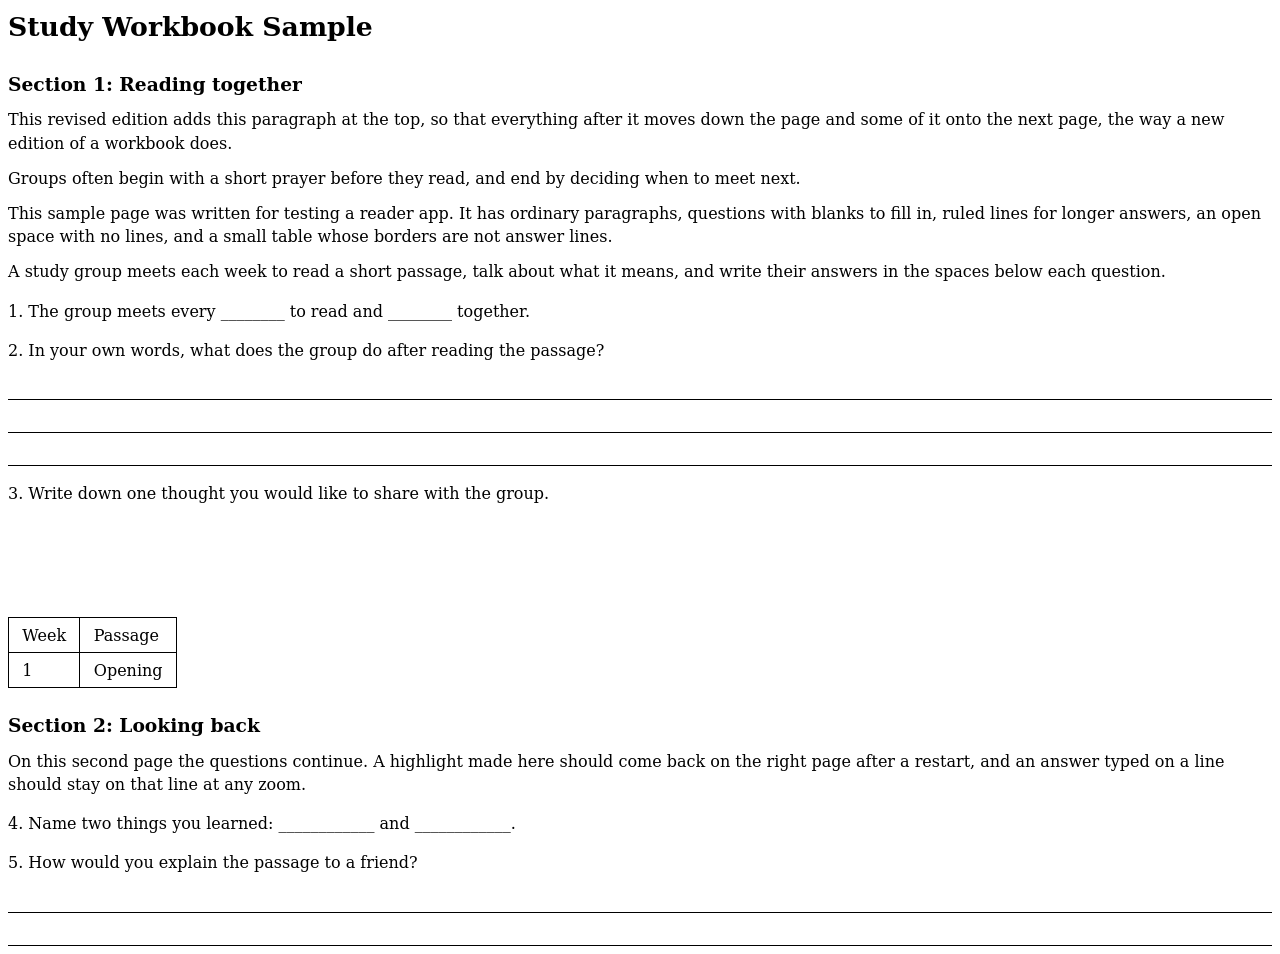
<file: scripts/fixtures/worksheet-2.html>
<!doctype html>
<html lang="en"><head><meta charset="utf-8"><title>Study Workbook Sample, revised</title>
<style>
@page { size: Letter; margin: 0.9in; }
body { font: 12pt/1.45 "DejaVu Serif", serif; color: #000; }
h1 { font-size: 20pt; margin: 0 0 12pt; }
h2 { font-size: 14pt; margin: 18pt 0 8pt; }
p { margin: 0 0 9pt; }
.q { margin: 12pt 0 4pt; }
.rule { border-bottom: 0.8pt solid #000; height: 24pt; }
.space { height: 72pt; }
table { border-collapse: collapse; margin: 8pt 0; }
td { border: 0.8pt solid #000; padding: 4pt 10pt; }
.break { page-break-before: always; }
</style></head><body>
<h1>Study Workbook Sample</h1>
<h2>Section 1: Reading together</h2>
<p>This revised edition adds this paragraph at the top, so that everything after it moves down the page and
some of it onto the next page, the way a new edition of a workbook does.</p>
<p>Groups often begin with a short prayer before they read, and end by deciding when to meet next.</p>
<p>This sample page was written for testing a reader app. It has ordinary paragraphs, questions with blanks to fill in,
ruled lines for longer answers, an open space with no lines, and a small table whose borders are not answer lines.</p>
<p>A study group meets each week to read a short passage, talk about what it means, and write their answers in the
spaces below each question.</p>
<p class="q">1. The group meets every ________ to read and ________ together.</p>
<p class="q">2. In your own words, what does the group do after reading the passage?</p>
<div class="rule"></div><div class="rule"></div><div class="rule"></div>
<p class="q">3. Write down one thought you would like to share with the group.</p>
<div class="space"></div>
<table><tr><td>Week</td><td>Passage</td></tr><tr><td>1</td><td>Opening</td></tr></table>
<h2 class="break">Section 2: Looking back</h2>
<p>On this second page the questions continue. A highlight made here should come back on the right page after a
restart, and an answer typed on a line should stay on that line at any zoom.</p>
<p class="q">4. Name two things you learned: ____________ and ____________.</p>
<p class="q">5. How would you explain the passage to a friend?</p>
<div class="rule"></div><div class="rule"></div>
</body></html>
</file>
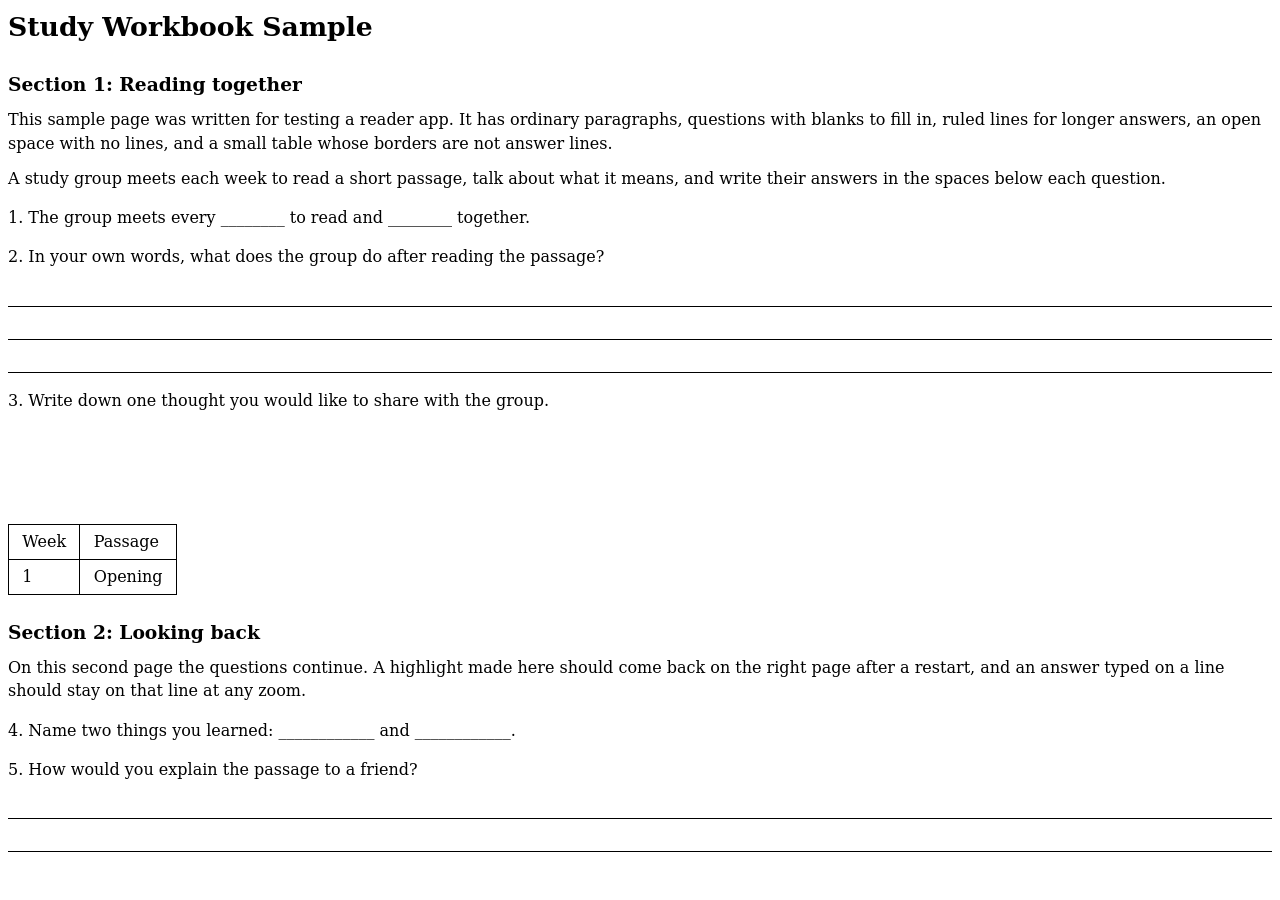
<file: scripts/fixtures/worksheet.html>
<!doctype html>
<html lang="en"><head><meta charset="utf-8"><title>Study Workbook Sample</title>
<style>
@page { size: Letter; margin: 0.9in; }
body { font: 12pt/1.45 "DejaVu Serif", serif; color: #000; }
h1 { font-size: 20pt; margin: 0 0 12pt; }
h2 { font-size: 14pt; margin: 18pt 0 8pt; }
p { margin: 0 0 9pt; }
.q { margin: 12pt 0 4pt; }
.rule { border-bottom: 0.8pt solid #000; height: 24pt; }
.space { height: 72pt; }
table { border-collapse: collapse; margin: 8pt 0; }
td { border: 0.8pt solid #000; padding: 4pt 10pt; }
.break { page-break-before: always; }
</style></head><body>
<h1>Study Workbook Sample</h1>
<h2>Section 1: Reading together</h2>
<p>This sample page was written for testing a reader app. It has ordinary paragraphs, questions with blanks to fill in,
ruled lines for longer answers, an open space with no lines, and a small table whose borders are not answer lines.</p>
<p>A study group meets each week to read a short passage, talk about what it means, and write their answers in the
spaces below each question.</p>
<p class="q">1. The group meets every ________ to read and ________ together.</p>
<p class="q">2. In your own words, what does the group do after reading the passage?</p>
<div class="rule"></div><div class="rule"></div><div class="rule"></div>
<p class="q">3. Write down one thought you would like to share with the group.</p>
<div class="space"></div>
<table><tr><td>Week</td><td>Passage</td></tr><tr><td>1</td><td>Opening</td></tr></table>
<h2 class="break">Section 2: Looking back</h2>
<p>On this second page the questions continue. A highlight made here should come back on the right page after a
restart, and an answer typed on a line should stay on that line at any zoom.</p>
<p class="q">4. Name two things you learned: ____________ and ____________.</p>
<p class="q">5. How would you explain the passage to a friend?</p>
<div class="rule"></div><div class="rule"></div>
</body></html>
</file>
<file: docs/style.css>
:root{color-scheme:dark;--bg:#0f1715;--panel:#14201b;--fg:#ece4d0;--muted:#a1afa5;--accent:#d9ae5b;--border:#304238;--soft:#1c2b23;--ink:#101914}*{box-sizing:border-box}html{scroll-behavior:smooth;scroll-padding-top:32px}body{margin:0;background:var(--bg);color:var(--fg);font:16px/1.65 system-ui,sans-serif}.page{max-width:1440px;margin:auto;padding:0 5%}a{color:inherit;text-underline-offset:4px}button,a{-webkit-tap-highlight-color:transparent}button{cursor:pointer}a:focus-visible,button:focus-visible,summary:focus-visible{outline:2px solid var(--accent);outline-offset:5px}.skip{position:absolute;top:-100px;background:var(--accent);color:var(--ink);padding:12px;z-index:5}.skip:focus{top:12px}header{display:flex;align-items:center;justify-content:space-between;padding:27px 0;border-bottom:1px solid var(--border)}.brand{display:flex;align-items:center;gap:12px;font-weight:600;text-decoration:none;white-space:nowrap}nav{display:flex;align-items:center;gap:28px;font-size:14px}nav a{text-decoration:none}nav a:hover{color:var(--accent)}#palette{background:transparent;color:var(--fg);border:1px solid var(--border);font-size:22px;width:38px;height:38px}.hero{display:grid;grid-template-columns:.95fr 1.2fr;gap:6%;align-items:center;padding:98px 0 82px}.eyebrow{font:12px/1.7 ui-monospace,monospace;letter-spacing:1.6px;color:var(--accent);margin:0 0 25px}.eyebrow span{display:inline-block;width:6px;height:6px;background:var(--accent);border-radius:50%;vertical-align:middle;margin-right:8px}h1,h2,h3,p{margin-top:0}h1,h2{font-family:Georgia,'DejaVu Serif',serif;font-weight:400}h1{font-size:clamp(44px,4.5vw,68px);line-height:1.11;letter-spacing:-2px;margin-bottom:26px}h1 em{color:var(--accent);font-weight:400}h2{font-size:clamp(30px,3vw,43px);line-height:1.2;letter-spacing:-1px}.lead{font-size:17px;line-height:1.8;color:var(--muted)}.actions{display:flex;align-items:center;gap:26px;margin:32px 0 18px;flex-wrap:wrap}.primary{background:var(--accent);color:var(--ink);padding:13px 20px;text-decoration:none;font-weight:600;display:inline-flex;gap:22px}.text-link{font-size:14px;text-decoration:none;color:var(--accent)}.text-link:hover{text-decoration:underline}.fine{font-size:13px;color:var(--muted)}hr{border:0;border-top:1px solid var(--border);margin:16px 0}.facts{border-top:1px solid var(--border);border-bottom:1px solid var(--border);display:grid;grid-template-columns:repeat(3,1fr);padding:26px 0}.facts>div{display:flex;align-items:center;gap:20px;justify-content:center}.facts>div+div{border-left:1px solid var(--border)}.facts strong{font:30px Georgia,serif;color:var(--accent)}.facts span{font-size:13px;color:var(--muted);max-width:160px}.library{display:grid;grid-template-columns:1fr 1.4fr;gap:12%;padding:100px 0 75px}.section-intro>p:last-child{color:var(--muted);max-width:330px}.collections article{display:flex;gap:26px;padding:0 0 25px}.collections article+article{padding-top:25px;border-top:1px solid var(--border)}.index{font:12px ui-monospace,monospace;color:var(--accent);padding-top:7px}h3{font-size:20px;font-weight:500;margin-bottom:10px}.collections p,.features p:not(.eyebrow){color:var(--muted);font-size:15px}details{font-size:14px;color:var(--muted)}summary{cursor:pointer;color:var(--accent)}details ul{padding-left:20px}.features{display:grid;grid-template-columns:repeat(3,1fr);gap:44px;border-top:1px solid var(--border);padding:50px 0 80px}.features .eyebrow{font-size:10px;letter-spacing:1.1px;margin-bottom:15px}.features h3{font-family:Georgia,serif;font-size:24px}.download{background:var(--panel);border:1px solid var(--border);padding:42px;margin-bottom:80px}.download-heading{display:flex;justify-content:space-between;align-items:center;gap:20px}.download h2{font-size:35px;margin-bottom:14px}.download .eyebrow{margin-bottom:12px}.download>p{color:var(--muted);font-size:14px}.packages{display:grid;grid-template-columns:repeat(3,1fr);gap:22px;margin:30px 0}.packages article{min-width:0;border:1px solid var(--border);padding:22px}.format{display:block;color:var(--accent);font:12px ui-monospace,monospace;margin-bottom:22px}.packages h3{font-size:20px}.packages p{font-size:12px;color:var(--muted);min-height:40px}.package-button{display:block;text-decoration:none;border:1px solid var(--accent);padding:11px 8px;text-align:center;color:var(--accent);font-size:13px}.package-button:hover{background:var(--accent);color:var(--ink)}.packages label{display:block;font-size:11px;color:var(--muted);margin-top:24px}pre{font-size:11px;overflow-x:auto;background:var(--bg);padding:12px;margin-bottom:0;line-height:1.7}.source{display:grid;grid-template-columns:1fr 1fr;gap:12%;padding-bottom:65px}.source>div{color:var(--muted)}.source .fine{margin-top:24px}footer{border-top:1px solid var(--border);display:flex;align-items:center;justify-content:space-between;gap:25px;padding:30px 0 40px;font-size:12px;color:var(--muted)}footer p{margin:0}footer>a:last-child{text-decoration:none}body.light{color-scheme:light;--bg:#f7f3e9;--panel:#fffdf6;--fg:#24342b;--muted:#56655b;--accent:#806022;--border:#d7d9c9;--soft:#eaeede;--ink:#fffdf6}@media(max-width:1100px){.hero{gap:4%}.packages{gap:12px}.packages article{padding:15px}.download{padding:28px}}@media(max-width:850px){.hero{grid-template-columns:1fr;padding:65px 0;gap:45px}.hero-copy{max-width:560px}.facts>div{flex-direction:column;gap:5px;text-align:center}.library{gap:6%;padding:65px 0}.features{gap:24px}.packages{grid-template-columns:1fr}.packages p{min-height:0}.packages article{padding:24px}.packages label{margin-top:15px}.download-heading{align-items:flex-start;flex-direction:column}.source{gap:5%}}@media(max-width:560px){.page{padding:0 6%}header{padding:20px 0}.brand{font-size:14px;gap:7px}nav{gap:14px}nav>a:first-child{display:none}nav a{font-size:12px}h1{font-size:47px}.hero{padding-top:48px}.lead{font-size:16px}.facts{gap:10px}.facts strong{font-size:24px}.facts span{font-size:11px}.library,.source,.features{grid-template-columns:1fr;gap:28px}.library{padding-bottom:35px}.features{padding-bottom:40px}.features article{border-bottom:1px solid var(--border);padding-bottom:14px}.download{padding:23px 16px;margin-bottom:50px}.download h2{font-size:30px}.source{padding-bottom:35px}footer{align-items:flex-start;flex-direction:column;gap:20px}}@media(prefers-reduced-motion:reduce){html{scroll-behavior:auto}}.shot{margin:0}.shot img{display:block;width:100%;height:auto;border:1px solid var(--border);background:var(--panel)}.hero-shot img{border-color:var(--accent);box-shadow:18px 18px 0 var(--soft)}.hero-shot figcaption{font-size:12px;color:var(--muted);margin-top:30px;text-align:center}.gallery{border-top:1px solid var(--border);padding:80px 0 30px}.gallery .section-intro{max-width:680px;margin-bottom:50px}.gallery .section-intro>p:last-child{max-width:none}.shots{display:grid;grid-template-columns:repeat(2,1fr);gap:60px 44px}.shots figcaption{padding-top:22px}.shots .eyebrow{font-size:10px;letter-spacing:1.1px;margin-bottom:12px}.shots h3{font-family:Georgia,serif;font-size:24px}.shots figcaption p:not(.eyebrow){color:var(--muted);font-size:15px;margin:0}details .by{margin:14px 0 0;color:var(--fg);font-size:13px}details .by+ul{margin-top:4px}@media(max-width:850px){.shots{grid-template-columns:1fr;gap:44px}.gallery{padding:60px 0 20px}}@media(max-width:560px){.hero-shot img{box-shadow:8px 8px 0 var(--soft)}.hero-shot figcaption{margin-top:18px}}
.phone-shots{display:grid;grid-template-columns:repeat(4,1fr);gap:28px}.phone-shots img{border-radius:18px}.phone-shots figcaption{padding-top:14px;font-size:13px;color:var(--muted);text-align:center}.packages .soon{border-style:dashed}.packages .soon .format{color:var(--muted)}.packages p code,.packages label a{color:inherit}@media(max-width:850px){.phone-shots{grid-template-columns:repeat(2,1fr);gap:22px}}
.footer-links{display:flex;gap:24px;flex-wrap:wrap}.footer-links a{text-decoration:none}.footer-links a:hover{color:var(--accent)}.policy{max-width:760px;padding:80px 0 70px}.policy h1{margin-bottom:22px}.policy h2{font-size:clamp(26px,2.4vw,32px);margin:52px 0 16px}.policy p,.policy li{color:var(--muted)}.policy strong{color:var(--fg);font-weight:600}.policy a{color:var(--accent)}.policy ul{padding-left:22px}.policy li+li{margin-top:8px}@media(max-width:560px){.policy{padding:48px 0 40px}}
</file>
